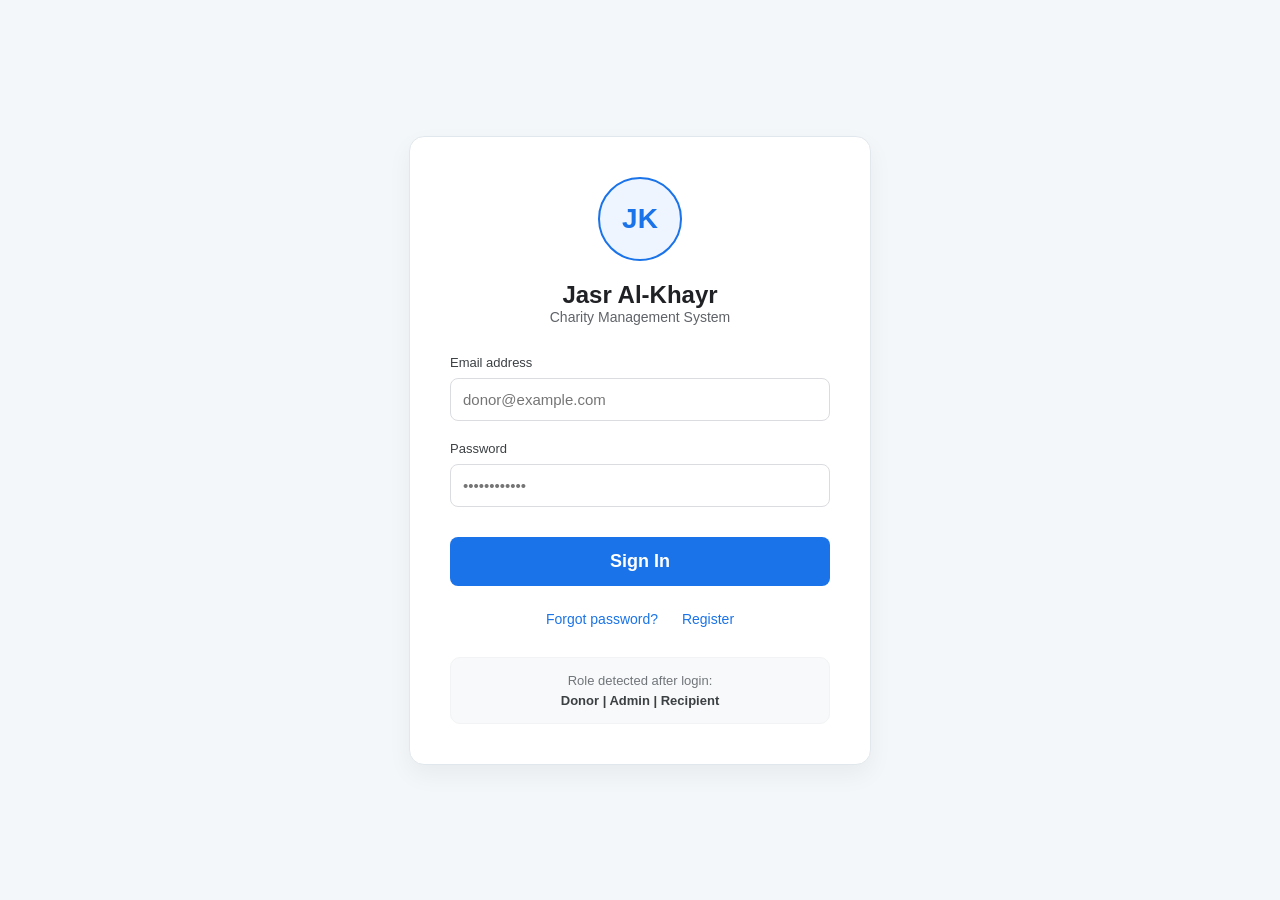
<file: index.html>
<!DOCTYPE html>
<html lang="en">
<head>
    <meta charset="UTF-8">
    <title>Jasr Al-Khayr - Login</title>
    <style>
        body {
            font-family: 'Segoe UI', Arial, sans-serif;
            background-color: #f4f7f9;
            display: flex;
            justify-content: center;
            align-items: center;
            height: 100vh;
            margin: 0;
        }
        .container {
            background-color: #ffffff;
            width: 380px;
            padding: 40px;
            border-radius: 15px;
            box-shadow: 0 10px 25px rgba(0,0,0,0.05);
            border: 1px solid #e1e8ed;
            text-align: center;
        }
        .logo-box {
            width: 80px;
            height: 80px;
            background-color: #eef5ff;
            border: 2px solid #1a73e8;
            border-radius: 50%;
            display: flex;
            align-items: center;
            justify-content: center;
            margin: 0 auto 20px;
            color: #1a73e8;
            font-size: 28px;
            font-weight: bold;
        }
        h2 {
            margin: 0;
            color: #202124;
            font-size: 24px;
        }
        .subtitle {
            color: #5f6368;
            font-size: 14px;
            margin-bottom: 30px;
        }
        .input-group {
            text-align: left;
            margin-bottom: 20px;
        }
        label {
            display: block;
            font-size: 13px;
            color: #3c4043;
            margin-bottom: 8px;
            font-weight: 500;
        }
        input {
            width: 100%;
            padding: 12px;
            border: 1px solid #dadce0;
            border-radius: 8px;
            box-sizing: border-box;
            font-size: 15px;
            transition: border 0.2s;
        }
        input:focus {
            outline: none;
            border-color: #1a73e8;
        }
        .btn-signin {
            width: 100%;
            padding: 14px;
            background-color: #1a73e8;
            color: white;
            border: none;
            border-radius: 8px;
            font-size: 18px;
            font-weight: 600;
            cursor: pointer;
            margin-top: 10px;
        }
        .btn-signin:hover {
            background-color: #1557b0;
        }
        .footer-links {
            margin-top: 25px;
            font-size: 14px;
        }
        .footer-links a {
            color: #1a73e8;
            text-decoration: none;
            margin: 0 10px;
        }
        .role-box {
            margin-top: 30px;
            padding: 15px;
            background-color: #f8f9fa;
            border-radius: 10px;
            border: 1px solid #f1f3f4;
            font-size: 13px;
            color: #70757a;
        }
        .role-list {
            color: #3c4043;
            font-weight: 600;
            margin-top: 5px;
            display: block;
        }
    </style>
</head>
<body>

<div class="container">
    <div class="logo-box">JK</div>
    <h2>Jasr Al-Khayr</h2>
    <div class="subtitle">Charity Management System</div>

    <form>
        <div class="input-group">
            <label>Email address</label>
            <input type="email" placeholder="donor@example.com" required>
        </div>

        <div class="input-group">
            <label>Password</label>
            <input type="password" placeholder="••••••••••••" required>
        </div>

        <button type="submit" class="btn-signin">Sign In</button>
    </form>

    <div class="footer-links">
        <a href="#">Forgot password?</a>
        <a href="#">Register</a>
    </div>

    <div class="role-box">
        Role detected after login:
        <span class="role-list">Donor | Admin | Recipient</span>
    </div>
</div>

</body>
</html>
</file>
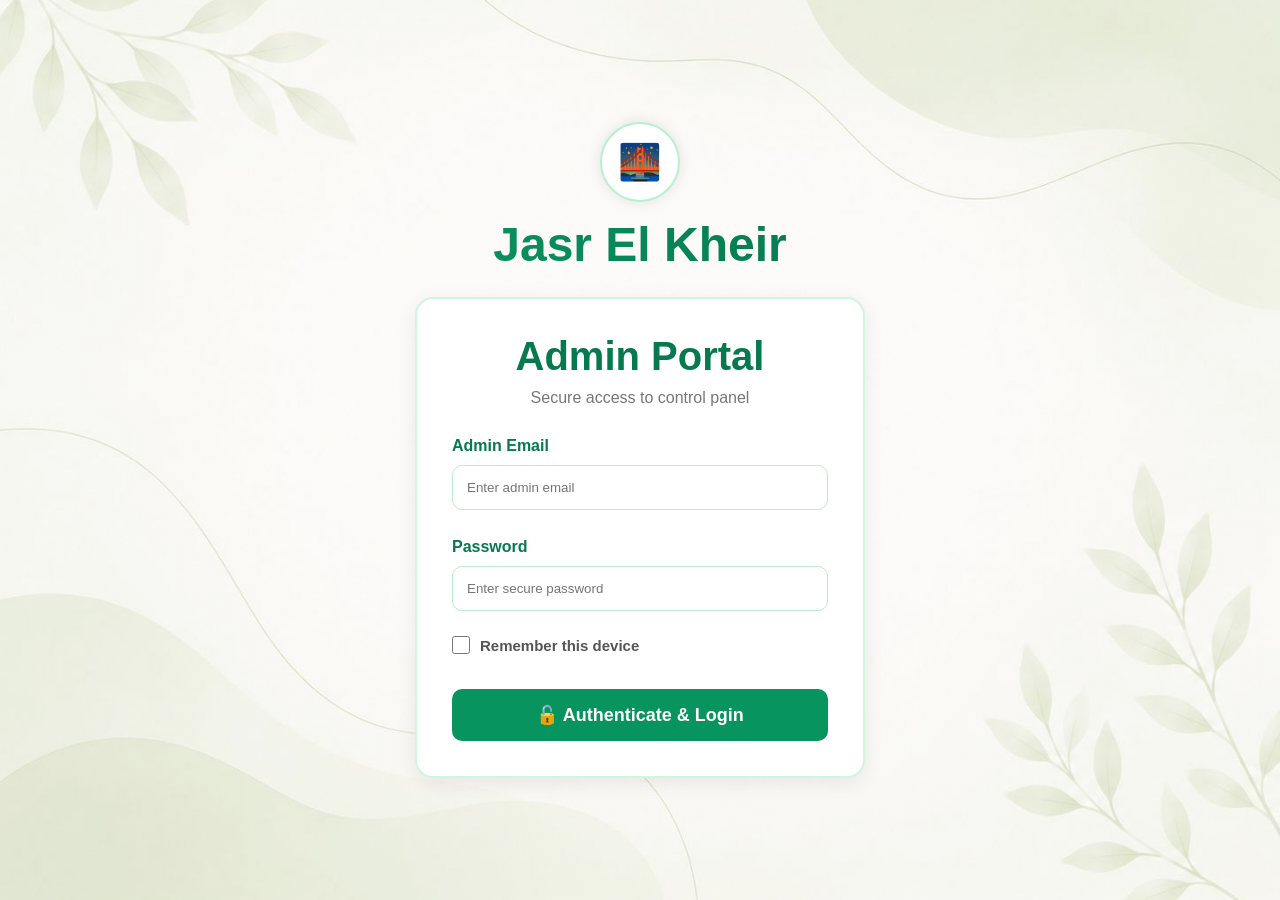
<file: adminlogin.html>
<!DOCTYPE html>
<html lang="en">
<head>
    <meta charset="UTF-8">
    <meta name="viewport" content="width=device-width, initial-scale=1.0">
    <title>Jasr  El Kheir — Admin Login</title>
    <link rel="stylesheet" href="adminlogin.css"> 
</head>
<body>

    <div class="container">
        <div class="logo-box">🌉</div>
        
        <h1> Jasr El Kheir</h1>

        <div class="login-card">
            <h2>Admin Portal</h2>
            <p class="subtitle">Secure access to control panel</p>

            <div id="errorMessage" class="error-msg"></div>

            <form id="adminLoginForm">
                <label for="adminEmail">Admin Email</label>
                <input type="email" id="adminEmail" placeholder="Enter admin email" required>

                <label for="adminPassword">Password</label>
                <input type="password" id="adminPassword" placeholder="Enter secure password" required>

                <div class="remember-box">
                    <div class="remember-me">
                        <input type="checkbox" id="rememberMe">
                        <label for="rememberMe">Remember this device</label>
                    </div>
                </div>

                <button type="submit" id="submitBtn">🔓 Authenticate & Login</button>
            </form>
        </div>
    </div>

    <script src="adminlogin.js"></script>
</body>
</html>
</file>
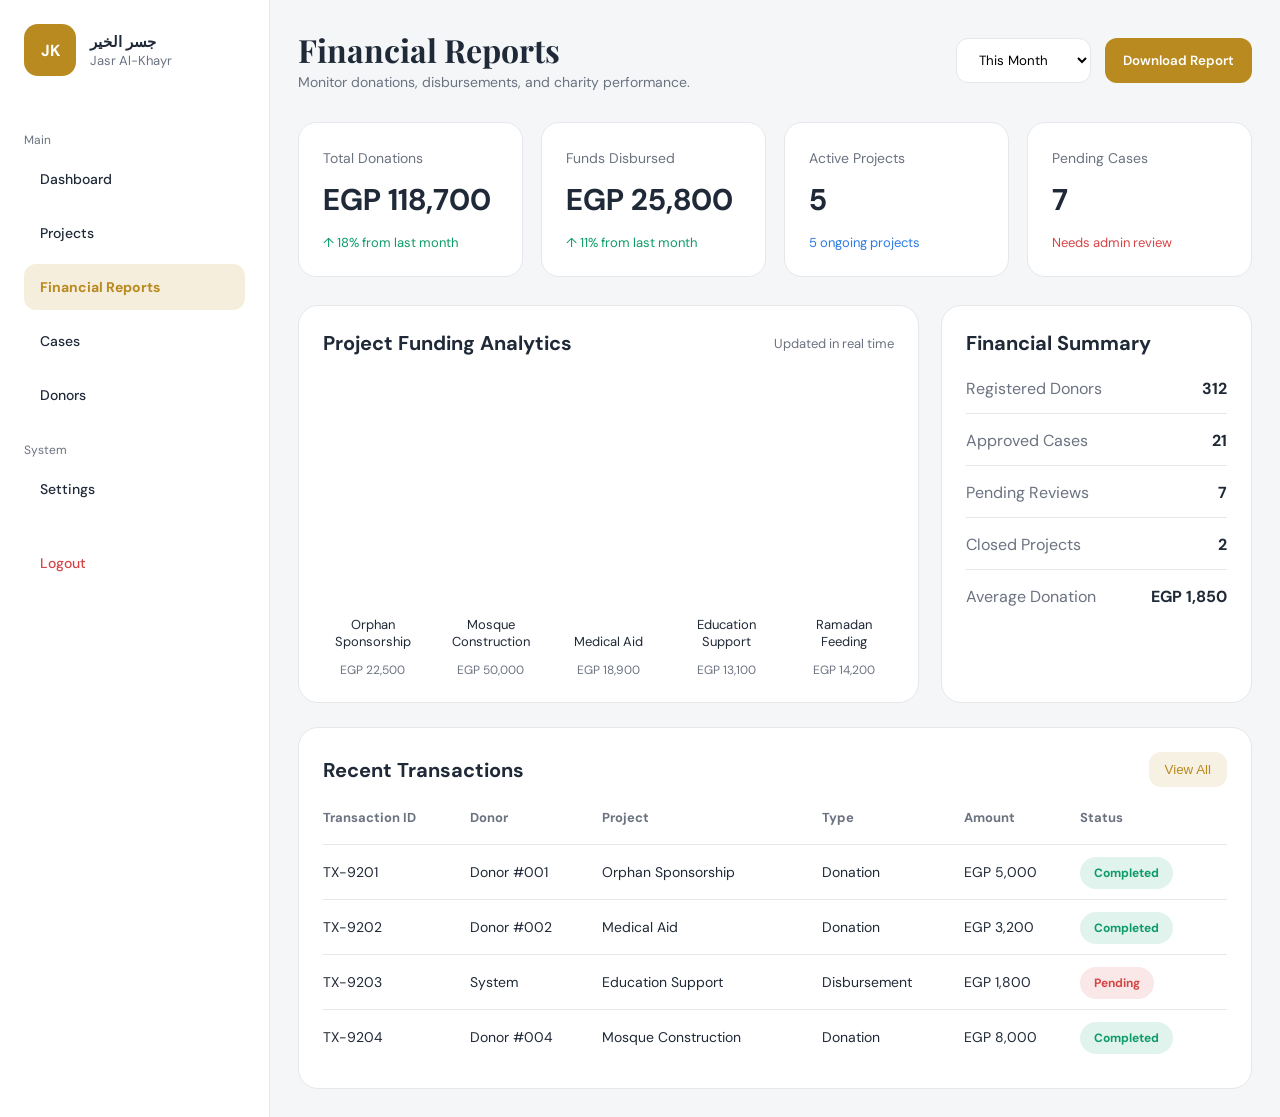
<file: adminreport.html>
<!DOCTYPE html>
<html lang="en">
<head>
  <meta charset="UTF-8" />
  <meta name="viewport" content="width=device-width, initial-scale=1.0" />
  <title>Financial Reports — Jasr Al-Khayr</title>

  <link rel="preconnect" href="https://fonts.googleapis.com">
  <link href="https://fonts.googleapis.com/css2?family=Playfair+Display:wght@600&family=DM+Sans:wght@300;400;500;600;700&display=swap" rel="stylesheet">

  <link rel="stylesheet" href="adminreport.css" />
</head>
<body>

  
  <aside class="sidebar">

    <div class="brand-area">
      <div class="brand-icon">JK</div>

      <div class="brand-text">
        <span class="brand-ar">جسر الخير</span>
        <span class="brand-en">Jasr Al-Khayr</span>
      </div>
    </div>

    <nav class="sidebar-nav">

      <span class="nav-label">Main</span>

      <a href="#" class="nav-item">
        Dashboard
      </a>

      <a href="#" class="nav-item">
        Projects
      </a>

      <a href="#" class="nav-item active">
        Financial Reports
      </a>

      <a href="#" class="nav-item">
        Cases
      </a>

      <a href="#" class="nav-item">
        Donors
      </a>

      <span class="nav-label">System</span>

      <a href="#" class="nav-item">
        Settings
      </a>

      <a href="#" class="nav-item logout">
        Logout
      </a>

    </nav>

  </aside>


  <!-- ═════════════════ MAIN CONTENT ═════════════════ -->
  <main class="main-content">

    <!-- TOPBAR -->
    <header class="topbar">

      <div>
        <h1 class="page-title">Financial Reports</h1>
        <span class="page-subtitle">
          Monitor donations, disbursements, and charity performance.
        </span>
      </div>

      <div class="topbar-actions">

        <select id="periodSelect">
          <option value="month">This Month</option>
          <option value="quarter">This Quarter</option>
          <option value="year">This Year</option>
        </select>

        <button class="download-btn" id="downloadBtn">
          Download Report
        </button>

      </div>

    </header>


    <!-- STATISTICS -->
    <section class="stats-grid">

      <div class="stat-card">
        <span class="stat-title">Total Donations</span>
        <span class="stat-value" id="totalDonations">0</span>
        <span class="stat-change positive">↑ 18% from last month</span>
      </div>

      <div class="stat-card">
        <span class="stat-title">Funds Disbursed</span>
        <span class="stat-value" id="fundsDisbursed">0</span>
        <span class="stat-change positive">↑ 11% from last month</span>
      </div>

      <div class="stat-card">
        <span class="stat-title">Active Projects</span>
        <span class="stat-value" id="activeProjects">0</span>
        <span class="stat-change neutral">5 ongoing projects</span>
      </div>

      <div class="stat-card">
        <span class="stat-title">Pending Cases</span>
        <span class="stat-value" id="pendingCases">0</span>
        <span class="stat-change negative">Needs admin review</span>
      </div>

    </section>


    <!-- CHART + SUMMARY -->
    <section class="content-grid">

      <!-- CHART -->
      <div class="card chart-card">

        <div class="card-header">
          <h3>Project Funding Analytics</h3>
          <span>Updated in real time</span>
        </div>

        <div class="chart-wrapper">
          <div class="chart-bars" id="chartBars"></div>
        </div>

      </div>


      <!-- SUMMARY -->
      <div class="card summary-card">

        <div class="card-header">
          <h3>Financial Summary</h3>
        </div>

        <div class="summary-list" id="summaryList">
        </div>

      </div>

    </section>


    <!-- RECENT TRANSACTIONS -->
    <section class="card transactions-card">

      <div class="card-header">
        <h3>Recent Transactions</h3>
        <button class="small-btn">View All</button>
      </div>

      <div class="table-wrapper">

        <table>

          <thead>
            <tr>
              <th>Transaction ID</th>
              <th>Donor</th>
              <th>Project</th>
              <th>Type</th>
              <th>Amount</th>
              <th>Status</th>
            </tr>
          </thead>

          <tbody id="transactionTableBody">
          </tbody>

        </table>

      </div>

    </section>

  </main>

  <script src="adminreport.js"></script>
</body>
</html>
</file>
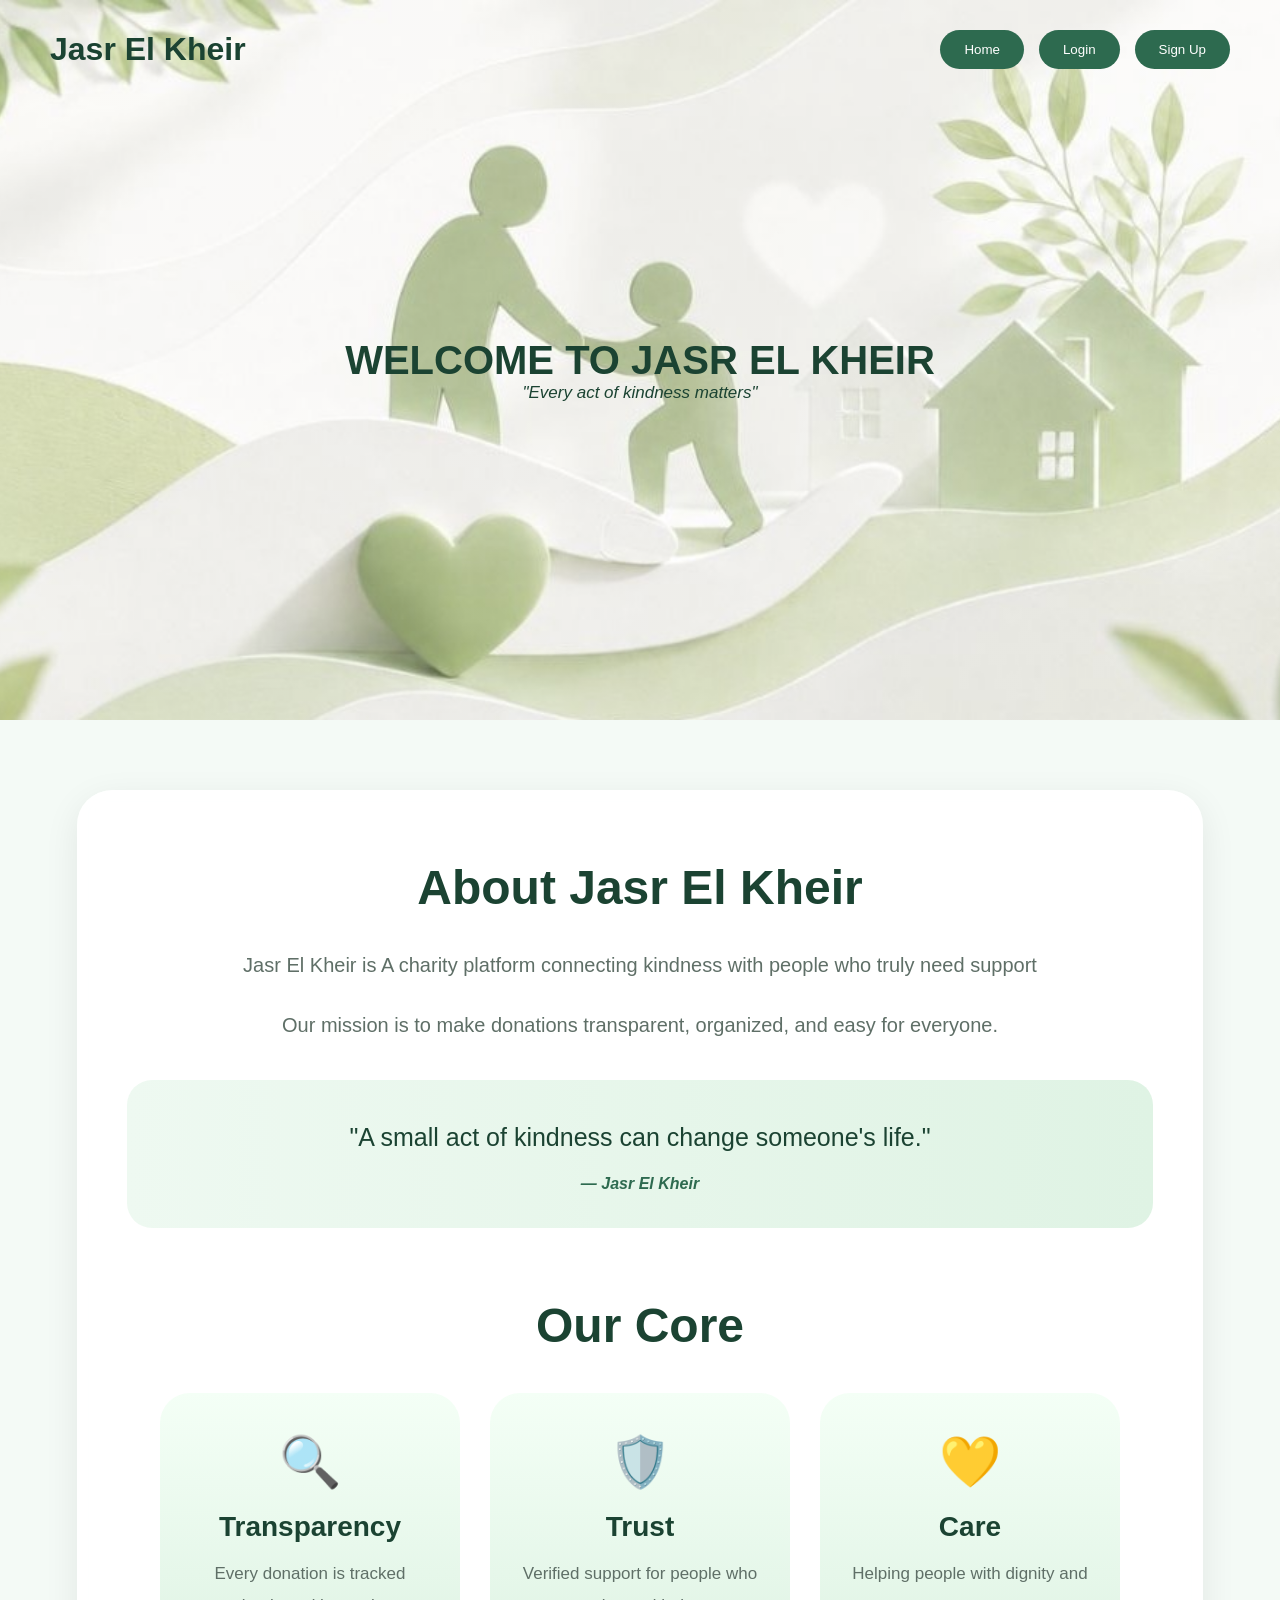
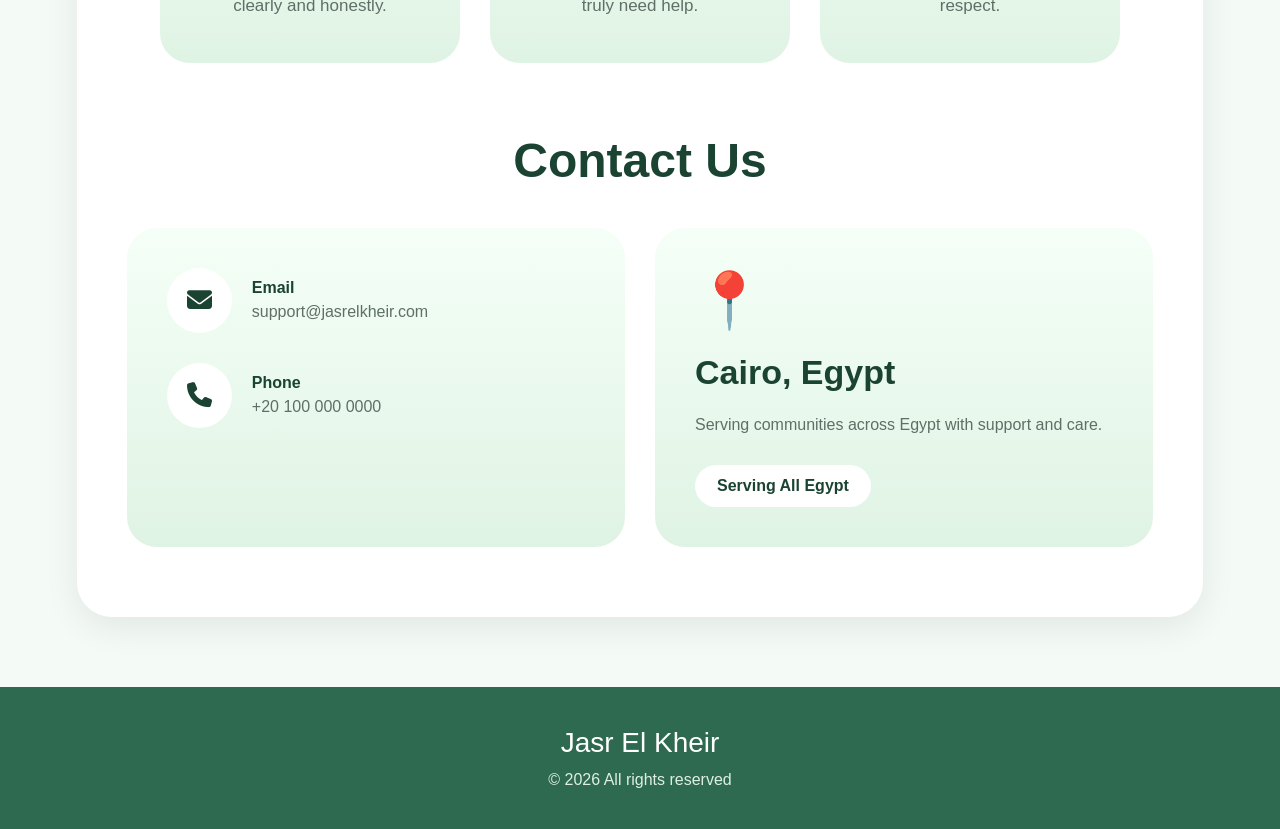
<file: contact and about us.html>
<!DOCTYPE html>
<html lang="en">

<head>

    <meta charset="UTF-8">

    <meta name="viewport"
          content="width=device-width, initial-scale=1.0">

    <title>
        About & Contact
    </title>

    <link rel="stylesheet"
          href="contact and about us.css">

    <link rel="stylesheet"
          href="https://cdnjs.cloudflare.com/ajax/libs/font-awesome/6.5.1/css/all.min.css">

</head>

<body>

   <section class="hero">

    <div class="top-bar">

        <h2 class="logo">
            Jasr El Kheir
        </h2>

        <div class="top-buttons">

            <button id="homeBtn">
                Home
            </button>
            <button id="loginBtn">
                Login
            </button>

            <button id="signupBtn">
                Sign Up
            </button>

        </div>

    </div>

    <div class="hero-content">

        <h1>Welcome to Jasr El Kheir</h1>
        

        

        <span>
            "Every act of kindness matters"
        </span>

    </div>

</section>

    <section class="main-section">

        <div class="main-container">

            <h2 class="section-title">
                About Jasr El Kheir
            </h2>

            <p class="about-text">

                Jasr El Kheir is  A charity platform connecting
                 kindness with people who truly
                 need support
            </p>

            <p class="about-text">

                Our mission is to make donations
                transparent, organized, and easy
                for everyone.

            </p>

            <div class="quote-block">

                <blockquote>

                    "A small act of kindness
                    can change someone's life."

                </blockquote>

                <cite>
                    — Jasr El Kheir
                </cite>

            </div>

            <h2 class="section-title core-title-center">
                Our Core
            </h2>

            <div class="core-grid">

                <div class="core-card">

                    <div class="core-icon">
                        🔍
                    </div>

                    <div class="core-title">
                        Transparency
                    </div>

                    <p class="core-desc">
                        Every donation is tracked
                        clearly and honestly.
                    </p>

                </div>

                <div class="core-card">

                    <div class="core-icon">
                        🛡️
                    </div>

                    <div class="core-title">
                        Trust
                    </div>

                    <p class="core-desc">
                        Verified support for
                        people who truly need help.
                    </p>

                </div>

                <div class="core-card">

                    <div class="core-icon">
                        💛
                    </div>

                    <div class="core-title">
                        Care
                    </div>

                    <p class="core-desc">
                        Helping people with
                        dignity and respect.
                    </p>

                </div>

            </div>

            <h2 class="section-title contact-title">
                Contact Us
            </h2>

            <div class="contact-grid">

                <div class="contact-card">

                    <div class="contact-item">

                        <div class="contact-ico">
                            <i class="fa-solid fa-envelope"></i>
                        </div>

                        <div class="contact-detail">

                            <strong>
                                Email
                            </strong>

                            <span>
                                support@jasrelkheir.com
                            </span>

                        </div>

                    </div>

                    <div class="contact-item">

                        <div class="contact-ico">
                            <i class="fa-solid fa-phone"></i>
                        </div>

                        <div class="contact-detail">

                            <strong>
                                Phone
                            </strong>

                            <span>
                                +20 100 000 0000
                            </span>

                        </div>

                    </div>

                </div>

                <div class="contact-map-card">

                    <div class="map-icon">
                        📍
                    </div>

                    <div class="map-title">
                        Cairo, Egypt
                    </div>

                    <p class="map-sub">
                        Serving communities across Egypt
                        with support and care.
                    </p>

                    <span class="map-tag">
                        Serving All Egypt
                    </span>

                </div>

            </div>

        </div>

    </section>

    <footer>

        <div class="footer-brand">
            Jasr El Kheir
        </div>

        <div class="footer-copy">
            © 2026 All rights reserved
        </div>

    </footer>

    <script src="contact and about us.js"></script>

</body>

</html>
</file>
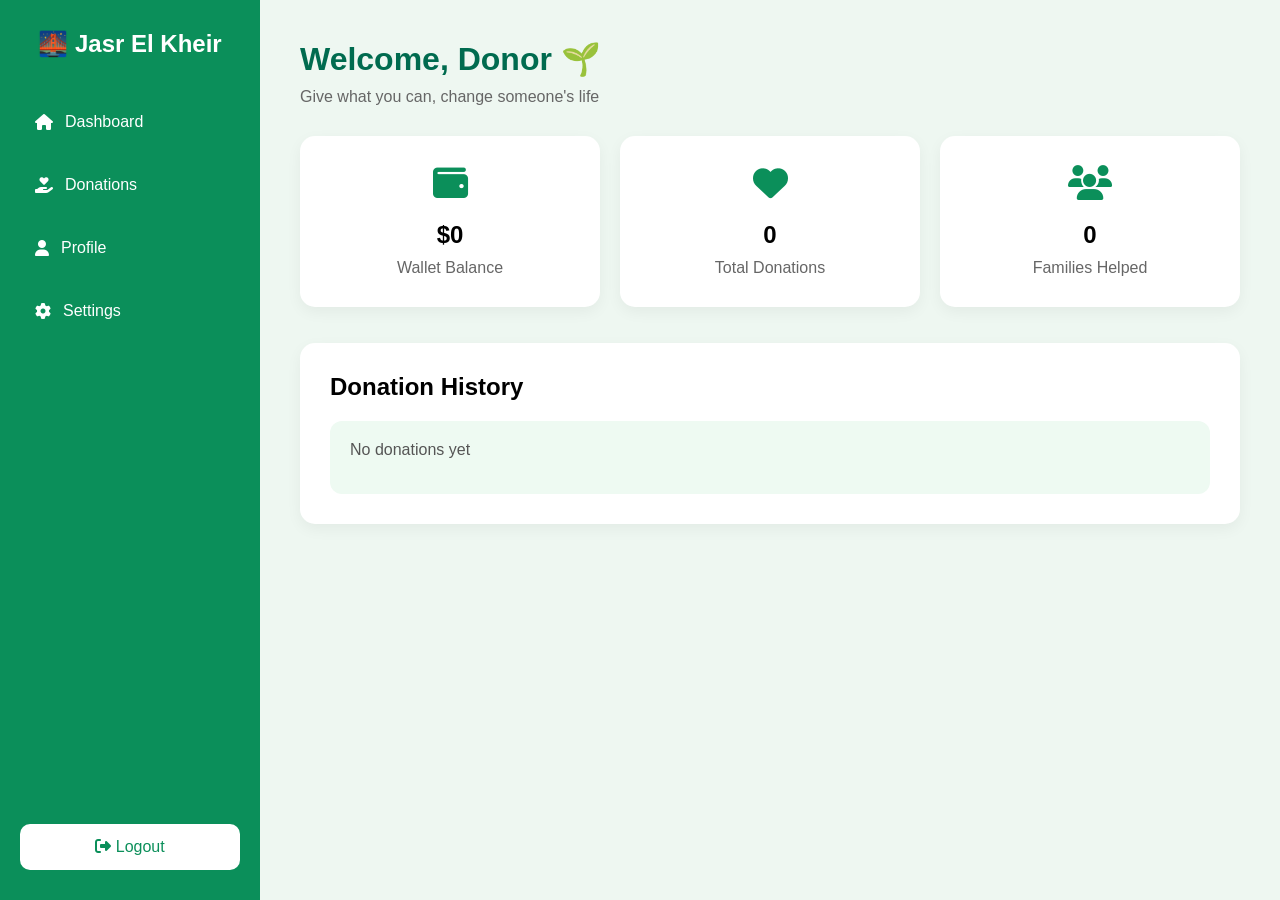
<file: donor dashboard1.html>
<!DOCTYPE html>
<html lang="en">

<head>

  <meta charset="UTF-8">

  <meta name="viewport"
        content="width=device-width, initial-scale=1.0">

  <title>
    Donor Dashboard
  </title>

  <link rel="stylesheet"
        href="donor dashboard1.css">

  <link rel="stylesheet"
        href="https://cdnjs.cloudflare.com/ajax/libs/font-awesome/6.5.1/css/all.min.css">

</head>

<body>

  <div class="sidebar">

    <div>

      <h2>
        🌉 Jasr El Kheir
      </h2>

      <ul>

        <li id="dashboardBtn">

          <i class="fa-solid fa-house"></i>

          Dashboard

        </li>

        <li id="donationsBtn">

          <i class="fa-solid fa-hand-holding-heart"></i>

          Donations

        </li>

        <li id="profileBtn">

          <i class="fa-solid fa-user"></i>

          Profile

        </li>

        <li id="settingsBtn">

          <i class="fa-solid fa-gear"></i>

          Settings

        </li>

      </ul>

    </div>

    <button class="logout-btn"
            id="logoutBtn">

      <i class="fa-solid fa-right-from-bracket"></i>

      Logout

    </button>

  </div>

  <div class="main-content">

    <div id="content"></div>

  </div>

  <script src="donor dashboard1.js"></script>

</body>

</html>
</file>
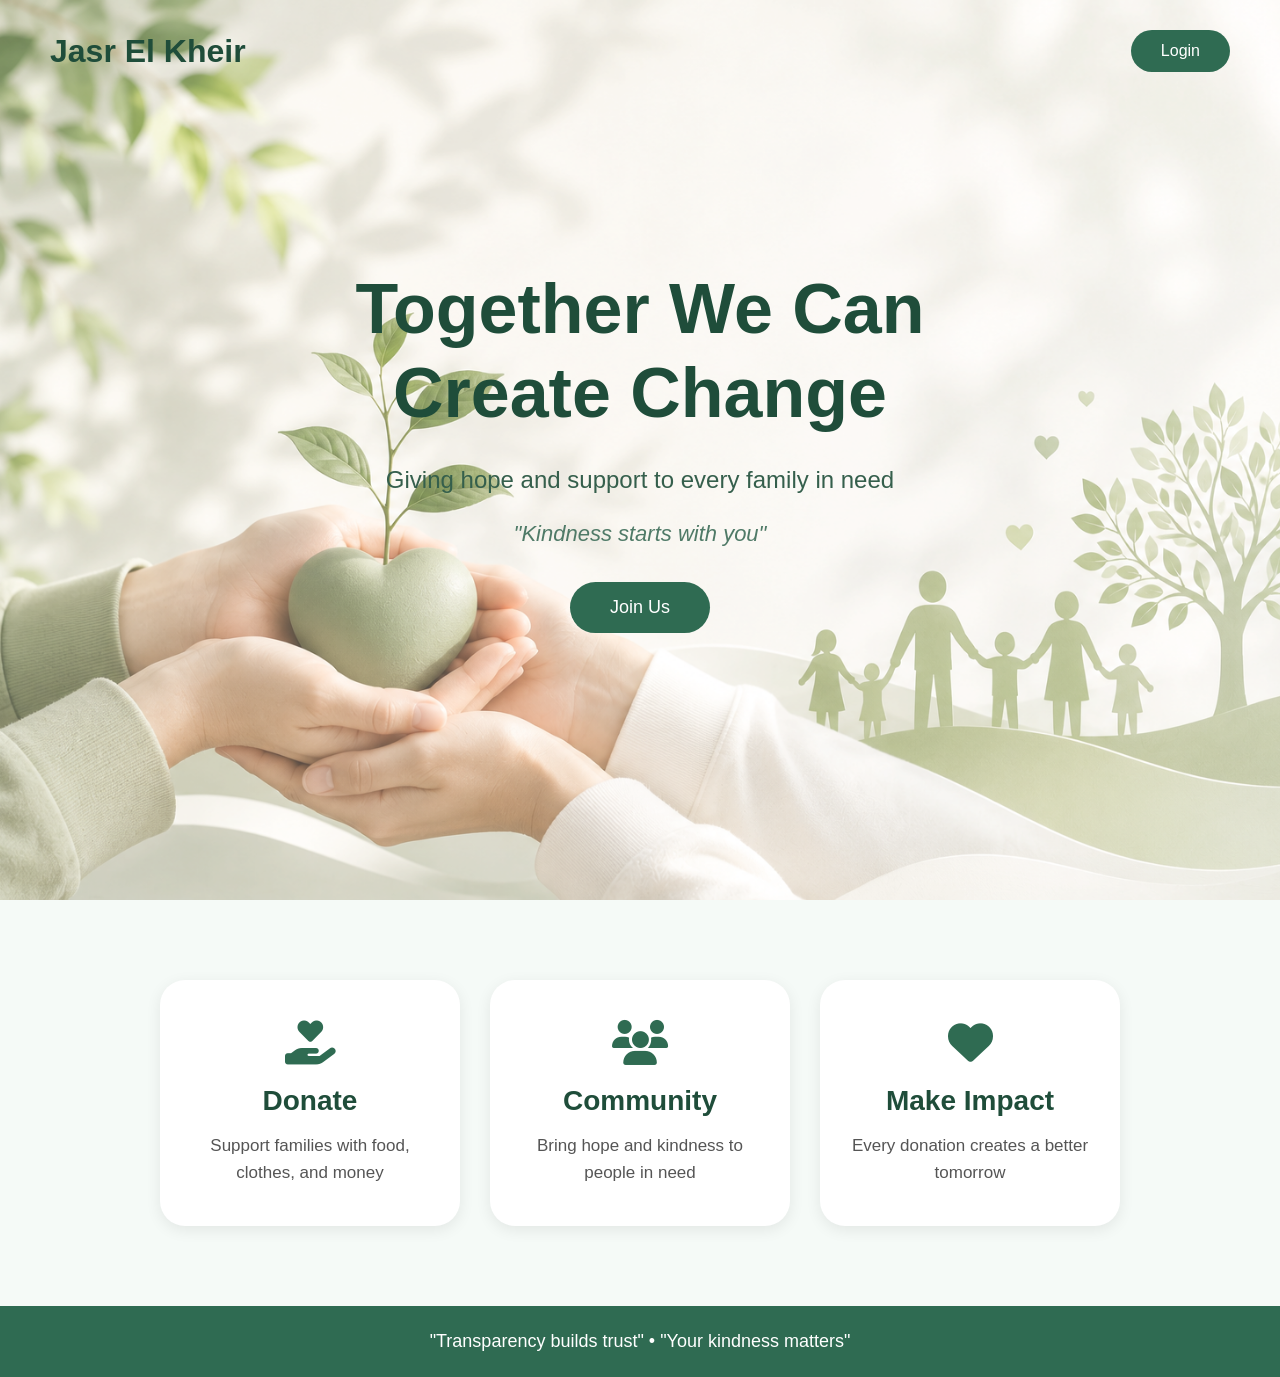
<file: home.html>
<!DOCTYPE html>
<html lang="en">

<head>

    <meta charset="UTF-8">

    <meta name="viewport"
          content="width=device-width, initial-scale=1.0">

    <title>
        Jasr El Kheir
    </title>

    <link rel="stylesheet"
          href="home.css">

    <link rel="stylesheet"
          href="https://cdnjs.cloudflare.com/ajax/libs/font-awesome/6.5.1/css/all.min.css">

</head>

<body>

    <section class="hero">

        <img src="images/home (2).jpg"
             alt="Charity Background"
             class="hero-image">

        <div class="overlay"></div>

        <div class="top-bar">

            <h2 class="logo">
                Jasr El Kheir
            </h2>

            <button class="login-btn">
                Login
            </button>

        </div>

        <div class="hero-content">

            <h1>
                Together We Can
                Create Change
            </h1>

            <p class="description">

                Giving hope and support
                to every family in need

            </p>

            <p class="quote">

                "Kindness starts with you"

            </p>

            <div class="buttons">

                <button id="startBtn">
                    Join Us
                </button>

            </div>

        </div>

    </section>

    <section class="cards">

        <div class="card">

            <i class="fa-solid fa-hand-holding-heart"></i>

            <h3>
                Donate
            </h3>

            <p>
                Support families with
                food, clothes, and money
            </p>

        </div>

        <div class="card">

            <i class="fa-solid fa-users"></i>

            <h3>
                Community
            </h3>

            <p>
                Bring hope and kindness
                to people in need
            </p>

        </div>

        <div class="card">

            <i class="fa-solid fa-heart"></i>

            <h3>
                Make Impact
            </h3>

            <p>
                Every donation creates
                a better tomorrow
            </p>

        </div>

    </section>

    <footer class="footer">

        "Transparency builds trust"
        •
        "Your kindness matters"

    </footer>

    <script src="home.js"></script>

</body>

</html>
</file>
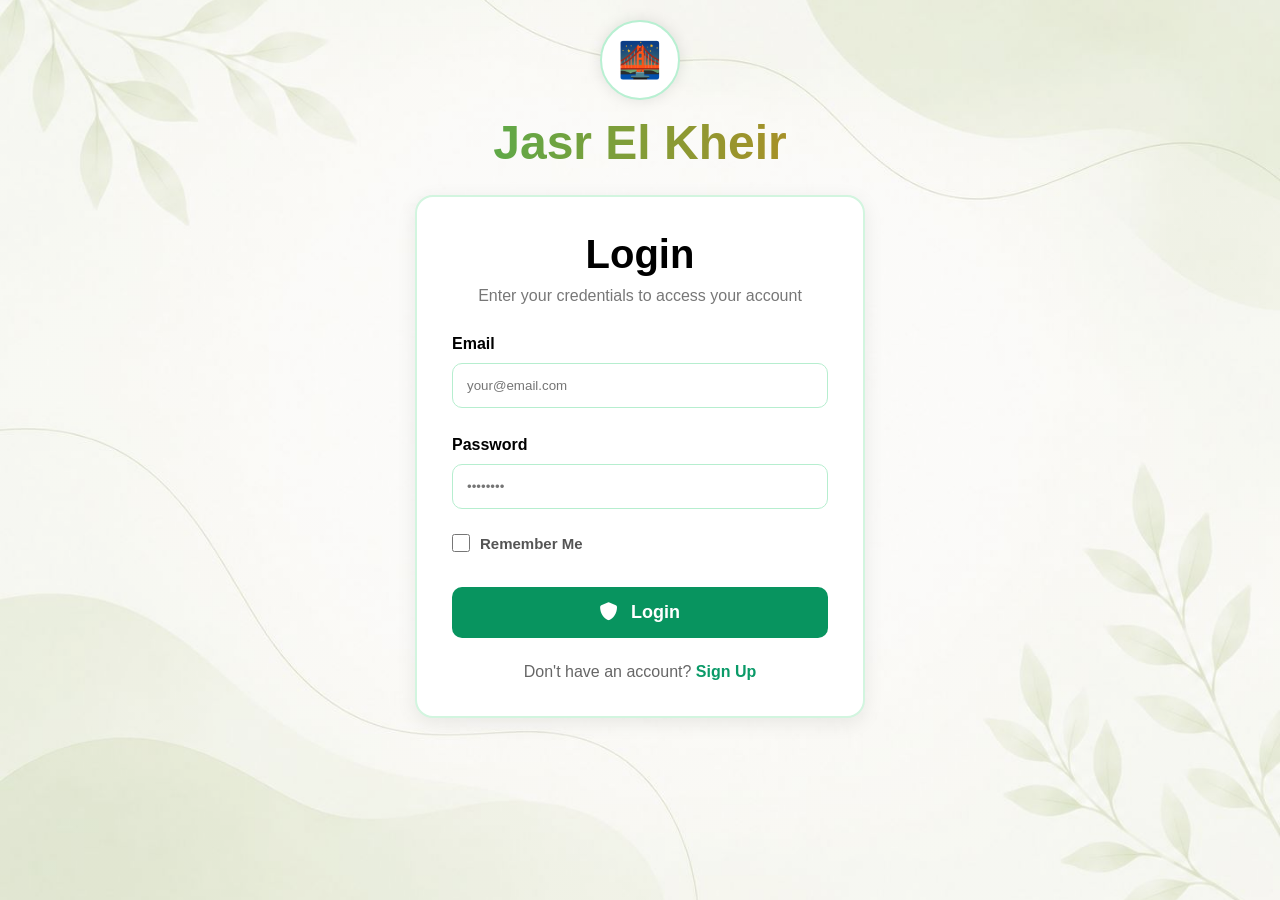
<file: login.html>
<!DOCTYPE html>
<html lang="en">

<head>

    <meta charset="UTF-8">

    <meta name="viewport"
          content="width=device-width, initial-scale=1.0">

    <title>
        Login
    </title>

    <link rel="stylesheet"
          href="login.css">

    <link rel="stylesheet"
          href="https://cdnjs.cloudflare.com/ajax/libs/font-awesome/6.5.1/css/all.min.css">

</head>

<body>

    <main class="container">

        <div class="logo-box">

            <div class="logo">
                🌉
            </div>

        </div>

        <h1>
            Jasr El Kheir
        </h1>

        <section class="login-card">

            <h2>
                Login
            </h2>

            <p class="subtitle">
                Enter your credentials to access your account
            </p>

            <form id="loginForm"
                  autocomplete="on">

                <label for="emailInput">
                    Email
                </label>

                <input type="email"
                       id="emailInput"
                       placeholder="your@email.com"
                       autocomplete="email">

                <label for="passwordInput">
                    Password
                </label>

                <input type="password"
                       id="passwordInput"
                       placeholder="••••••••"
                       autocomplete="current-password">

                <div class="remember-box">

                    <div class="remember-me">

                        <input type="checkbox"
                               id="remember">

                        <label for="remember">
                            Remember Me
                        </label>

                    </div>

                </div>

                <button type="submit"
                        id="loginBtn">

                    <i class="fa-solid fa-shield"></i>

                    Login

                </button>

            </form>

            <p class="signup">

                Don't have an account?

                <a href="signup.html">
                    Sign Up
                </a>

            </p>

        </section>

    </main>

    <script src="login.js"></script>

</body>

</html>
</file>
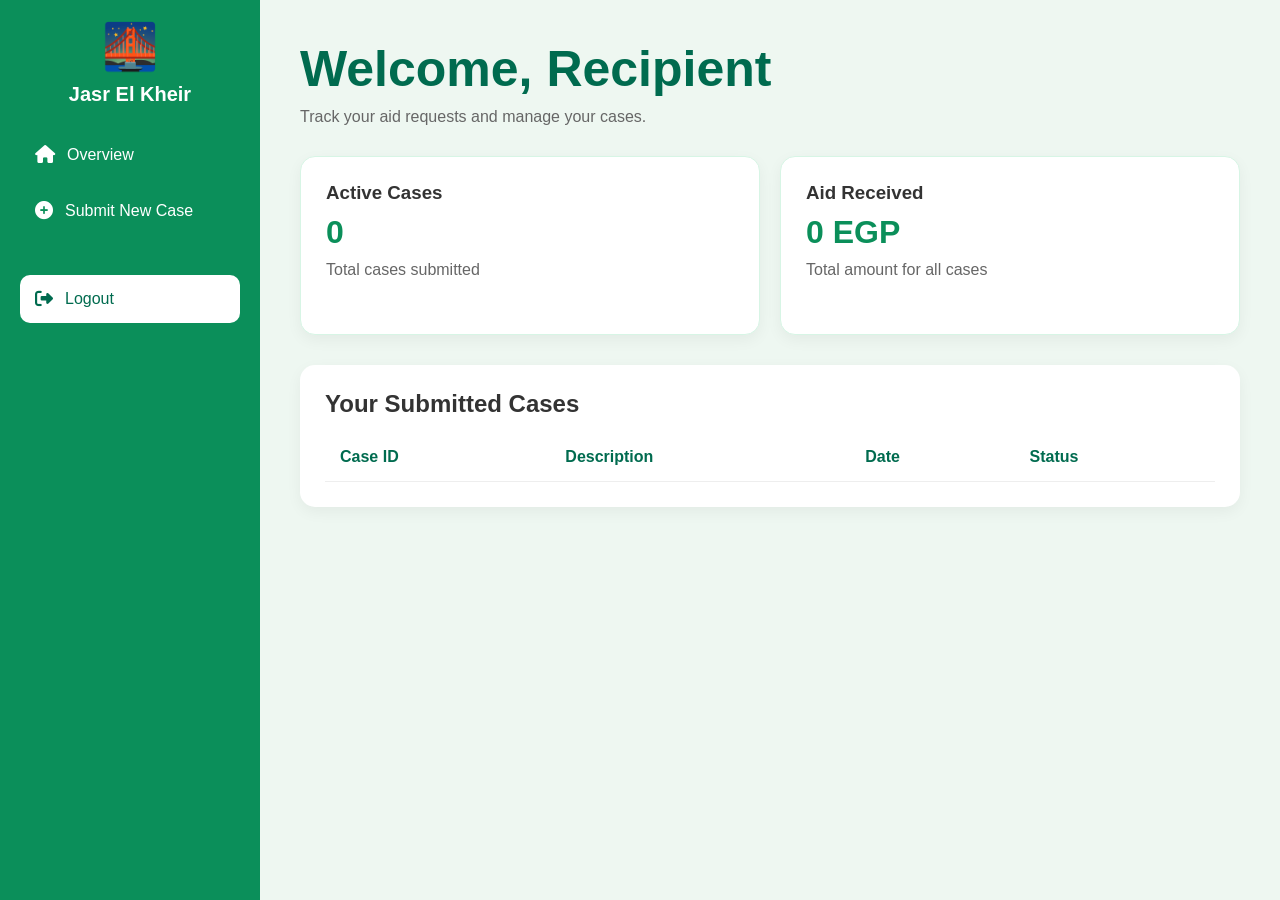
<file: recipient dashboard.html>
<!DOCTYPE html>
<html lang="en">

<head>

    <meta charset="UTF-8">

    <meta name="viewport"
          content="width=device-width, initial-scale=1.0">

    <title>
        Recipient Dashboard - Jasr El Kheir
    </title>

    <link rel="stylesheet"
          href="recipient.css">

    <link rel="stylesheet"
          href="https://cdnjs.cloudflare.com/ajax/libs/font-awesome/6.5.1/css/all.min.css">

</head>

<body>

    <div class="dashboard-container">

        <aside class="sidebar">

            <div class="logo-section">

                <div class="logo-circle">
                    🌉
                </div>

                <h2>
                    Jasr El Kheir
                </h2>

            </div>

            <nav>

                <a href="#"
                   class="active">

                    <i class="fa-solid fa-house"></i>

                    Overview

                </a>

                <a href="#"
                   id="openModalBtn">

                    <i class="fa-solid fa-plus-circle"></i>

                    Submit New Case

                </a>

                <a href="login.html"
                   class="logout">

                    <i class="fa-solid fa-right-from-bracket"></i>

                    Logout

                </a>

            </nav>

        </aside>

        <main class="main-content">

            <header>

                <h1>

                    Welcome,

                    <span id="displayUserName">
                        Recipient
                    </span>

                </h1>

                <p>
                    Track your aid requests and manage your cases.
                </p>

            </header>

            <section class="status-grid">

                <div class="card">

                    <h3>
                        Active Cases
                    </h3>

                    <div class="amount"
                         id="caseCount">

                        0

                    </div>

                    <p class="small-text">
                        Total cases submitted
                    </p>

                </div>

                <div class="card">

                    <h3>
                        Aid Received
                    </h3>

                    <div class="amount">

                        <span id="totalAid">
                            0.00
                        </span>

                        EGP

                    </div>

                    <p class="small-text">
                        Total amount for all cases
                    </p>

                </div>

            </section>

            <section class="table-section">

                <h2>
                    Your Submitted Cases
                </h2>

                <table>

                    <thead>

                        <tr>

                            <th>
                                Case ID
                            </th>

                            <th>
                                Description
                            </th>

                            <th>
                                Date
                            </th>

                            <th>
                                Status
                            </th>

                        </tr>

                    </thead>

                    <tbody id="caseTableBody">

                    </tbody>

                </table>

            </section>

        </main>

    </div>

    <div id="caseModal"
         class="modal">

        <div class="modal-content">

            <span class="close"
                  id="closeModalBtn">

                &times;

            </span>

            <h2>
                Submit Beneficiary Case
            </h2>

            <form id="beneficiaryForm">

                <label for="caseTitle">
                    Case Title
                </label>

                <input type="text"
                       id="caseTitle"
                       placeholder="e.g., Medical Support"
                       required>

                <label for="caseAmount">
                    Requested Amount (EGP)
                </label>

                <input type="number"
                       id="caseAmount"
                       placeholder="5000"
                       required>

                <label for="caseDetails">
                    Financial Need Description
                </label>

                <textarea id="caseDetails"
                          rows="4"
                          placeholder="Explain your situation..."
                          required></textarea>

                <label for="caseFile">
                    Supporting Documents
                </label>

                <input type="file"
                       id="caseFile"
                       required>

                <p class="file-hint">
                    Upload ID or medical reports.
                </p>

                <button type="submit"
                        class="btn-submit">

                    Submit Application

                </button>

            </form>

        </div>

    </div>

    <script src="recipient.js"></script>

</body>

</html>
</file>
<file: adminlogin.css>
:root {
    --main-color: #08945f;
    --dark-color: #06794e;
    --light-bg: #eef7f3;
    --white: white;
    --text-color: #666;
    --border-color: #b6eecf;
}

* {
    margin: 0;
    padding: 0;
    box-sizing: border-box;
    font-family: Arial, Helvetica, sans-serif;
}

body {
    min-height: 100vh; /* خليتها 100vh عشان تاخد الشاشة كاملة وتتوسط السنتر بالظبط */
    display: flex;
    justify-content: center;
    align-items: center;
    padding: 20px;
    background: linear-gradient(rgba(255,255,255,0.10), rgba(255,255,255,0.10)), url("images/login&signup.jpg");
    background-size: cover;
    background-position: center;
    background-repeat: no-repeat;
    background-attachment: fixed;
}

.container {
    width: 100%;
    max-width: 450px;
    text-align: center;
}

.logo-box {
    width: 80px;
    height: 80px;
    margin: auto;
    margin-bottom: 15px;
    border-radius: 50%;
    background: var(--white);
    display: flex;
    justify-content: center;
    align-items: center;
    font-size: 35px;
    border: 2px solid #b8f0d2;
    box-shadow: 0 0 15px rgba(0,0,0,0.1);
}

h1 {
    font-size: clamp(36px, 6vw, 48px);
    margin-bottom: 25px;
    font-weight: bold;
    background: linear-gradient(to right, var(--main-color), var(--dark-color));
    background-clip: text;
    -webkit-background-clip: text;
    color: transparent;
    -webkit-text-fill-color: transparent;
}

.login-card {
    width: 100%;
    background: var(--white);
    padding: 35px;
    border-radius: 18px;
    border: 2px solid #d2f5df;
    box-shadow: 0 5px 20px rgba(0,0,0,0.08);
}

.login-card h2 {
    font-size: 40px;
    margin-bottom: 10px;
    color: var(--dark-color);
}

.subtitle {
    color: #777;
    margin-bottom: 30px;
}

/* تنسيق رسائل الخطأ والأمان للأدمن */
.error-msg {
    color: #e63946; 
    font-size: 14px; 
    margin-bottom: 20px; 
    display: none; 
    font-weight: bold; 
    background: #ffe3e5; 
    padding: 12px; 
    border-radius: 8px; 
    border: 1px solid #ffb3b8; 
    text-align: center;
}

form {
    text-align: left;
}

label {
    font-weight: bold;
    display: block;
    margin-bottom: 10px;
    margin-top: 18px;
    color: var(--dark-color);
}

input {
    width: 100%;
    padding: 14px;
    border-radius: 10px;
    border: 1px solid var(--border-color);
    outline: none;
    margin-bottom: 10px;
    transition: border 0.3s ease;
}

input:focus {
    border-color: #0d9b68;
    background-color: var(--light-bg);
}

button {
    width: 100%;
    padding: 15px;
    margin-top: 15px;
    border: none;
    border-radius: 10px;
    background: var(--main-color);
    color: var(--white);
    font-size: 18px;
    font-weight: bold;
    cursor: pointer;
    transition: background 0.3s ease, transform 0.3s ease;
}

button:hover {
    background: var(--dark-color);
    transform: translateY(-2px);
}

.remember-box {
    margin: 15px 0 20px;
}

.remember-me {
    display: flex;
    align-items: center;
    gap: 10px;
}

.remember-me input {
    width: 18px;
    height: 18px;
    cursor: pointer;
    margin-bottom: 0;
}

.remember-me label {
    margin: 0;
    font-size: 15px;
    color: #555;
    cursor: pointer;
}

@media(max-width:500px){
    .login-card {
        padding: 25px;
    }
    .login-card h2 {
        font-size: 32px;
    }
}
</file>
<file: adminreport.css>
:root {
  --bg-main: #f4f6f8;
  --bg-sidebar: #ffffff;
  --card-bg: #ffffff;

  --gold: #b98a1f;
  --green: #0d9b68;
  --red: #d64545;
  --blue: #2c7be5;

  --text-primary: #1f2937;
  --text-secondary: #6b7280;

  --border: #e5e7eb;
}

* {
  margin: 0;
  padding: 0;
  box-sizing: border-box;
}

body {
  font-family: 'DM Sans', sans-serif;
  background: var(--bg-main);
  color: var(--text-primary);
  display: flex;
  min-height: 100vh;
}

/* ═════════ SIDEBAR ═════════ */
.sidebar {
  width: 270px;
  background: var(--bg-sidebar);
  border-right: 1px solid var(--border);
  padding: 24px;
}

.brand-area {
  display: flex;
  align-items: center;
  gap: 14px;
  margin-bottom: 40px;
}

.brand-icon {
  width: 52px;
  height: 52px;
  border-radius: 14px;
  background: var(--gold);
  color: white;
  display: flex;
  align-items: center;
  justify-content: center;
  font-weight: bold;
}

.brand-text {
  display: flex;
  flex-direction: column;
}

.brand-ar {
  font-size: 15px;
  font-weight: 700;
}

.brand-en {
  color: var(--text-secondary);
  font-size: 13px;
}

.sidebar-nav {
  display: flex;
  flex-direction: column;
  gap: 8px;
}

.nav-label {
  color: var(--text-secondary);
  font-size: 12px;
  margin-top: 16px;
}

.nav-item {
  text-decoration: none;
  color: var(--text-primary);
  padding: 14px 16px;
  border-radius: 12px;
  transition: 0.2s ease;
  font-size: 14px;
  font-weight: 500;
}

.nav-item:hover {
  background: rgba(185,138,31,0.1);
}

.nav-item.active {
  background: rgba(185,138,31,0.15);
  color: var(--gold);
  font-weight: 700;
}

.logout {
  margin-top: 20px;
  color: var(--red);
}

/* ═════════ MAIN ═════════ */
.main-content {
  flex: 1;
  padding: 28px;
}

.topbar {
  display: flex;
  justify-content: space-between;
  align-items: center;
  margin-bottom: 30px;
}

.page-title {
  font-size: 32px;
  font-family: 'Playfair Display', serif;
}

.page-subtitle {
  color: var(--text-secondary);
  font-size: 14px;
}

.topbar-actions {
  display: flex;
  gap: 14px;
}

select,
.download-btn {
  border: 1px solid var(--border);
  background: white;
  border-radius: 12px;
  padding: 12px 18px;
  font-family: inherit;
}

.download-btn {
  background: var(--gold);
  color: white;
  border: none;
  cursor: pointer;
  font-weight: 600;
}

/* ═════════ STATS ═════════ */
.stats-grid {
  display: grid;
  grid-template-columns: repeat(4, 1fr);
  gap: 18px;
  margin-bottom: 28px;
}

.stat-card {
  background: var(--card-bg);
  padding: 24px;
  border-radius: 18px;
  border: 1px solid var(--border);
}

.stat-title {
  color: var(--text-secondary);
  font-size: 14px;
}

.stat-value {
  display: block;
  font-size: 30px;
  font-weight: 700;
  margin: 12px 0;
}

.stat-change {
  font-size: 13px;
}

.positive {
  color: var(--green);
}

.negative {
  color: var(--red);
}

.neutral {
  color: var(--blue);
}

/* ═════════ CONTENT GRID ═════════ */
.content-grid {
  display: grid;
  grid-template-columns: 2fr 1fr;
  gap: 22px;
  margin-bottom: 24px;
}

.card {
  background: white;
  border-radius: 20px;
  border: 1px solid var(--border);
  padding: 24px;
}

.card-header {
  display: flex;
  justify-content: space-between;
  align-items: center;
  margin-bottom: 22px;
}

.card-header h3 {
  font-size: 20px;
}

.card-header span {
  color: var(--text-secondary);
  font-size: 13px;
}

/* ═════════ CHART ═════════ */
.chart-wrapper {
  height: 300px;
  display: flex;
  align-items: flex-end;
}

.chart-bars {
  width: 100%;
  height: 100%;
  display: flex;
  align-items: flex-end;
  justify-content: space-between;
  gap: 18px;
}

.chart-item {
  flex: 1;
  display: flex;
  flex-direction: column;
  align-items: center;
  gap: 12px;
}

.bar {
  width: 100%;
  border-radius: 14px 14px 0 0;
  background: linear-gradient(to top, var(--gold), #e0b042);
  transition: 0.4s ease;
}

.bar-label {
  font-size: 13px;
  text-align: center;
}

.bar-value {
  font-size: 12px;
  color: var(--text-secondary);
}

/* ═════════ SUMMARY ═════════ */
.summary-list {
  display: flex;
  flex-direction: column;
  gap: 16px;
}

.summary-row {
  display: flex;
  justify-content: space-between;
  align-items: center;
  padding-bottom: 14px;
  border-bottom: 1px solid var(--border);
}

.summary-row:last-child {
  border-bottom: none;
}

.summary-label {
  color: var(--text-secondary);
}

.summary-value {
  font-weight: 700;
}

/* ═════════ TABLE ═════════ */
.table-wrapper {
  overflow-x: auto;
}

table {
  width: 100%;
  border-collapse: collapse;
}

th {
  text-align: left;
  padding-bottom: 18px;
  color: var(--text-secondary);
  font-size: 13px;
}

td {
  padding: 18px 0;
  border-top: 1px solid var(--border);
  font-size: 14px;
}

.status {
  padding: 8px 14px;
  border-radius: 999px;
  font-size: 12px;
  font-weight: 700;
}

.completed {
  background: rgba(13,155,104,0.12);
  color: var(--green);
}

.pending {
  background: rgba(214,69,69,0.12);
  color: var(--red);
}

.small-btn {
  border: none;
  background: rgba(185,138,31,0.12);
  color: var(--gold);
  padding: 10px 16px;
  border-radius: 12px;
  cursor: pointer;
}

/* ═════════ RESPONSIVE ═════════ */
@media (max-width: 1100px) {

  .stats-grid {
    grid-template-columns: repeat(2, 1fr);
  }

  .content-grid {
    grid-template-columns: 1fr;
  }
}

@media (max-width: 780px) {

  body {
    flex-direction: column;
  }

  .sidebar {
    width: 100%;
  }

  .stats-grid {
    grid-template-columns: 1fr;
  }

  .topbar {
    flex-direction: column;
    align-items: flex-start;
    gap: 18px;
  }
}
</file>
<file: contact and about us.css>
:root{

    --main-color:#2d6a4f;
    --dark-color:#1b4332;
    --light-bg:#f4faf6;
    --white:white;
    --text-color:#5f6f67;
}

*{
    margin:0;
    padding:0;
    box-sizing:border-box;
    font-family:Arial,sans-serif;
}

body{

    background:var(--light-bg);

    overflow-x:hidden;
}

.top-bar{

    position:absolute;

    top:30px;
    left:50px;
    right:50px;

    display:flex;

    justify-content:space-between;

    align-items:center;

    z-index:10;
}

.logo{

    color:#1b4332;

    font-size:32px;

    font-weight:bold;
}

.top-buttons{

    display:flex;

    gap:15px;
}

.top-buttons button{

    padding:12px 24px;

    border:none;

    border-radius:30px;

    background:#2d6a4f;

    color:white;

    cursor:pointer;

    transition:0.3s;
}

.top-buttons button:hover{

    background:#1b4332;

    transform:translateY(-3px);
}



.hero{

    width:100%;

    height: 80vh;
    

    background:
    linear-gradient(
    rgba(255,255,255,0.25),
    rgba(255,255,255,0.25)
    ),

    url("images/about.jpg");
    padding-top: 20px;

    background-size:cover;

    background-position:center;

    display:flex;

    justify-content:center;

    align-items:center;

    text-align:center;
}

.hero-content{

    max-width:650px;

    padding:20px;
}

.hero-content h1{

    font-size:40px;
    
    color:var(--dark-color);

     text-align: center;
    text-transform: uppercase;
    letter-spacing: 0px;
    font-family: Arial, sans-serif;
    font-weight: bold;
}

.hero-content p{

    font-size:24px;

    color:#355f4c;

    line-height:1.8;

    margin-bottom:20px;
}

.hero-content span{

    font-size:17px;

    color:var(--dark-color);

    font-style:italic;
}

.main-section{

    width:100%;

    margin-top:70px;

    position:relative;

    z-index:5;
}

.main-container{

    width:88%;

    margin:auto;

    background:rgba(255,255,255,0.92);

    backdrop-filter:blur(12px);

    border-radius:35px;

    padding:70px 50px;

    box-shadow:0 10px 35px rgba(0,0,0,0.08);
}

.section-title{

    font-size:48px;

    color:var(--dark-color);

    text-align:center;

    margin-bottom:30px;
}

.about-text{

    color:var(--text-color);

    font-size:20px;

    line-height:2;

    text-align:center;

    max-width:900px;

    margin:auto;

    margin-bottom:20px;
}

.quote-block{

    margin-top:35px;

    background:linear-gradient(
    to right,
    #eef9f1,
    #dff3e4
    );

    padding:35px;

    border-radius:25px;

    text-align:center;
}

.quote-block blockquote{

    font-size:25px;

    color:var(--dark-color);

    line-height:1.8;

    margin-bottom:15px;
}

.quote-block cite{

    color:var(--main-color);

    font-weight:bold;
}

.core-title-center{

    margin-top:70px;
}

.core-grid{

    display:flex;

    justify-content:center;

    gap:30px;

    margin-top:40px;

    flex-wrap:wrap;
}

.core-card{

    width:300px;

    background:linear-gradient(
    to bottom,
    #f4fff6,
    #dff3e4
    );

    padding:40px 30px;

    border-radius:30px;

    text-align:center;

    transition:0.3s;
}

.core-card:hover{

    transform:translateY(-10px);
}

.core-icon{

    font-size:50px;

    margin-bottom:20px;
}

.core-title{

    font-size:28px;

    color:var(--dark-color);

    margin-bottom:15px;

    font-weight:bold;
}

.core-desc{

    color:var(--text-color);

    line-height:1.9;

    font-size:17px;
}

.contact-title{

    margin-top:70px;
}

.contact-grid{

    display:flex;

    gap:30px;

    margin-top:40px;

    flex-wrap:wrap;
}

.contact-card,
.contact-map-card{

    flex:1;

    min-width:320px;

    background:linear-gradient(
    to bottom,
    #f5fff7,
    #dff3e4
    );

    padding:40px;

    border-radius:30px;
}

.contact-item{

    display:flex;

    align-items:center;

    gap:20px;

    margin-bottom:30px;
}

.contact-ico{

    width:65px;

    height:65px;

    border-radius:50%;

    background:white;

    display:flex;

    justify-content:center;

    align-items:center;

    color:var(--dark-color);

    font-size:25px;
}

.contact-detail{

    display:flex;

    flex-direction:column;

    gap:6px;
}

.contact-detail strong{

    color:var(--dark-color);
}

.contact-detail span{

    color:var(--text-color);
}

.map-icon{

    font-size:55px;

    margin-bottom:20px;
}

.map-title{

    font-size:34px;

    color:var(--dark-color);

    margin-bottom:18px;

    font-weight:bold;
}

.map-sub{

    color:var(--text-color);

    line-height:1.9;

    margin-bottom:25px;
}

.map-tag{

    display:inline-block;

    background:white;

    color:var(--dark-color);

    padding:12px 22px;

    border-radius:30px;

    font-weight:bold;
}

footer{

    background:var(--main-color);

    color:white;

    text-align:center;

    padding:40px;

    margin-top:70px;
}

.footer-brand{

    font-size:28px;

    margin-bottom:12px;
}

.footer-copy{

    color:#dfeee4;
}
</file>
<file: donor dashboard1.css>
:root{

  --primary:#0b8f5a;
  --secondary:#006b4f;
  --light:#eef7f1;
  --white:#ffffff;
  --gray:#666;
}

*{
  margin:0;
  padding:0;
  box-sizing:border-box;
  font-family:Arial,sans-serif;
}

body{

  display:flex;

  background:var(--light);

  min-height:100vh;
}

.sidebar{

  width:260px;

  min-height:100vh;

  background:var(--primary);

  color:var(--white);

  padding:30px 20px;

  display:flex;

  flex-direction:column;

  justify-content:space-between;
}

.sidebar h2{

  text-align:center;

  margin-bottom:40px;
}

.sidebar ul{

  list-style:none;
}

.sidebar ul li{

  padding:15px;

  margin-bottom:15px;

  border-radius:10px;

  cursor:pointer;

  transition:
  background 0.3s ease,
  color 0.3s ease;

  display:flex;

  align-items:center;

  gap:12px;
}

.sidebar ul li:hover{

  background:var(--white);

  color:var(--primary);
}

.logout-btn{

  padding:14px;

  border:none;

  border-radius:10px;

  background:var(--white);

  color:var(--primary);

  cursor:pointer;

  font-size:16px;

  transition:0.3s;
}

.logout-btn:hover{

  color:#d9534f;
}

.main-content{

  flex:1;

  padding:40px;
}

.title{

  margin-bottom:10px;

  color:var(--secondary);
}

.subtitle{

  color:var(--gray);

  margin-bottom:30px;
}

.cards{

  display:flex;

  gap:20px;

  margin-top:25px;

  flex-wrap:wrap;
}

.card{

  flex:1;

  min-width:220px;

  background:var(--white);

  padding:30px;

  border-radius:15px;

  text-align:center;

  box-shadow:0 5px 15px rgba(0,0,0,0.05);

  transition:transform 0.3s ease;
}

.card:hover{

  transform:translateY(-5px);
}

.card i{

  font-size:35px;

  color:var(--primary);

  margin-bottom:20px;
}

.card h2{

  margin-bottom:10px;
}

.card p{

  color:var(--gray);
}

.requests-box,
.profile-box,
.settings-box{

  background:var(--white);

  padding:30px;

  border-radius:15px;

  box-shadow:0 5px 15px rgba(0,0,0,0.05);
}

.request-card{

  background:#eefaf2;

  padding:20px;

  border-radius:12px;

  margin-top:20px;
}

.request-card h3{

  margin-bottom:10px;
}

.request-card p{

  margin-bottom:15px;

  color:#555;
}

.request-card button,
.save-btn,
.wallet-btn{

  padding:12px 18px;

  border:none;

  border-radius:10px;

  background:var(--primary);

  color:var(--white);

  cursor:pointer;

  margin-right:10px;

  margin-top:10px;

  transition:
  background 0.3s ease,
  transform 0.3s ease;
}

.request-card button:hover,
.save-btn:hover,
.wallet-btn:hover{

  background:var(--secondary);

  transform:translateY(-2px);
}

.profile-box p{

  margin-bottom:15px;
}

.settings-box input,
.settings-box select,
.profile-box input,
.request-card input{

  width:100%;

  padding:12px;

  border:1px solid #ccc;

  border-radius:10px;

  margin-bottom:20px;

  outline:none;
}

.settings-box input:focus,
.settings-box select:focus,
.profile-box input:focus,
.request-card input:focus{

  border-color:var(--primary);
}

@media(max-width:900px){

  body{

    flex-direction:column;
  }

  .sidebar{

    width:100%;

    min-height:auto;
  }

  .main-content{

    padding:25px;
  }
}
</file>
<file: home.css>
*{
    margin: 0;
    padding: 0;
    box-sizing: border-box;
}

body{
    font-family: Arial, sans-serif;
    background-color: white;
    overflow-x: hidden;
}

.hero{
    position: relative;
    width: 100%;
    height: 100vh;
    overflow: hidden;
}

.hero-image{
    width: 100%;
    height: 100%;
    object-fit: cover;
}

.overlay{
    position: absolute;
    top: 0;
    left: 0;

    width: 100%;
    height: 100%;

    background: rgba(255,255,255,0.25);
}

.top-bar{
    position: absolute;

    top: 30px;
    left: 50px;
    right: 50px;

    display: flex;
    justify-content: space-between;
    align-items: center;

    z-index: 2;
}

.logo{
    color: #1f4d3a;
    font-size: 32px;
    font-weight: bold;
}

.login-btn{
    padding: 12px 30px;

    border: none;
    border-radius: 30px;

    background-color: #2f6b52;
    color: white;

    font-size: 16px;

    cursor: pointer;

    transition: 0.3s;
}

.login-btn:hover{
    background-color: #245441;
    transform: scale(1.05);
}

.hero-content{
    position: absolute;

    top: 50%;
    left: 50%;

    transform: translate(-50%, -50%);

    z-index: 2;

    text-align: center;

    max-width: 700px;
    width: 90%;
}

.hero-content h1{
    font-size: 70px;
    color: #1f4d3a;

    margin-bottom: 25px;

    line-height: 1.2;
}

.description{
    font-size: 24px;
    color: #355f4c;

    margin-bottom: 20px;

    line-height: 1.7;
}

.quote{
    font-size: 22px;
    color: #4f7a67;

    font-style: italic;

    margin-bottom: 35px;
}

#startBtn{
    padding: 15px 40px;

    border: none;
    border-radius: 40px;

    background-color: #2f6b52;
    color: white;

    font-size: 18px;

    cursor: pointer;

    transition: 0.3s;
}

#startBtn:hover{
    background-color: #245441;
    transform: scale(1.05);
}

.cards{
    width: 100%;

    display: flex;
    justify-content: center;
    gap: 30px;

    flex-wrap: wrap;

    padding: 80px 40px;

    background-color: #f5faf7;
}

.card{
    width: 300px;

    background-color: white;

    padding: 40px 25px;

    border-radius: 25px;

    text-align: center;

    box-shadow: 0 4px 15px rgba(0,0,0,0.08);

    transition: 0.3s;
}

.card:hover{
    transform: translateY(-10px);
}

.card i{
    font-size: 45px;
    color: #2f6b52;

    margin-bottom: 20px;
}

.card h3{
    font-size: 28px;
    color: #1f4d3a;

    margin-bottom: 15px;
}

.card p{
    font-size: 17px;
    color: #555;

    line-height: 1.6;
}

.footer{
    background-color: #2f6b52;
    color: white;

    text-align: center;

    padding: 25px;

    font-size: 18px;
}
</file>
<file: login.css>
:root{

    --main-color:#08945f;
    --dark-color:#06794e;
    --light-bg:#eef7f3;
    --white:white;
    --text-color:#666;
    --border-color:#b6eecf;
}

*{
    margin:0;
    padding:0;
    box-sizing:border-box;
    font-family:Arial, Helvetica, sans-serif;
}

body{

    min-height:75vh;
    display:flex;
    justify-content:center;
    align-items:center;
    padding:20px;

    background: linear-gradient(
        rgba(255,255,255,0.10),
        rgba(255,255,255,0.10)
        
    ),
    url("images/login&signup.jpg");

    background-size: cover;
    background-position: center;
    background-repeat: no-repeat;
    background-attachment: fixed;
}

.container{

    width:100%;

    max-width:450px;

    text-align:center;
}

.logo-box{

    width:80px;

    height:80px;

    margin:auto;

    margin-bottom:15px;

    border-radius:50%;

    background:var(--white);

    display:flex;

    justify-content:center;

    align-items:center;

    font-size:35px;

    border:2px solid #b8f0d2;

    box-shadow:0 0 15px rgba(0,0,0,0.1);
}

h1{

    font-size:clamp(36px,6vw,48px);

    margin-bottom:25px;

    font-weight:bold;

    background:linear-gradient(
    to right,
    #4caf50,
    #b98a1f
    );

    background-clip:text;

    -webkit-background-clip:text;

    color:transparent;

    -webkit-text-fill-color:transparent;
}

.login-card{

    width:100%;

    background:var(--white);

    padding:35px;

    border-radius:18px;

    border:2px solid #d2f5df;

    box-shadow:0 5px 20px rgba(0,0,0,0.08);
}

.login-card h2{

    font-size:40px;

    margin-bottom:10px;
}

.subtitle{

    color:#777;

    margin-bottom:30px;
}

form{

    text-align:left;
}

label{

    font-weight:bold;

    display:block;

    margin-bottom:10px;

    margin-top:18px;
}

input{

    width:100%;

    padding:14px;

    border-radius:10px;

    border:1px solid var(--border-color);

    outline:none;

    margin-bottom:10px;

    transition:border 0.3s ease;
}

input:focus{

    border-color:#0d9b68;
}

button{

    width:100%;

    padding:15px;

    margin-top:15px;

    border:none;

    border-radius:10px;

    background:var(--main-color);

    color:var(--white);

    font-size:18px;

    font-weight:bold;

    cursor:pointer;

    transition:
    background 0.3s ease,
    transform 0.3s ease;
}

button:hover{

    background:var(--dark-color);

    transform:translateY(-2px);
}

button i{

    margin-right:8px;
}

.signup{

    margin-top:25px;

    color:var(--text-color);
}

.signup a{

    color:#0a9a68;

    text-decoration:none;

    font-weight:bold;
}

.remember-box{

    margin:15px 0 20px;
}

.remember-me{

    display:flex;

    align-items:center;

    gap:10px;
}

.remember-me input{

    width:18px;

    height:18px;

    cursor:pointer;

    margin-bottom:0;
}

.remember-me label{

    margin:0;

    font-size:15px;

    color:#555;

    cursor:pointer;
}

@media(max-width:500px){

    .login-card{

        padding:25px;
    }

    .login-card h2{

        font-size:32px;
    }
}
</file>
<file: recipient.css>
:root{

    --primary:#0b8f5a;
    --secondary:#006b4f;
    --bg-light:#eef7f1;
    --white:#ffffff;
    --border:#d7f5e5;
    --text:#333;
    --gray:#666;
}

*{
    margin:0;
    padding:0;
    box-sizing:border-box;
    font-family:Arial,sans-serif;
}

body{

    background:var(--bg-light);

    color:var(--text);
}

.dashboard-container{

    display:flex;

    min-height:100vh;
}

.sidebar{

    width:260px;

    background:var(--primary);

    color:var(--white);

    padding:20px;

    display:flex;

    flex-direction:column;
}

.logo-section{

    text-align:center;

    margin-bottom:25px;
}

.logo-circle{

    font-size:45px;

    margin-bottom:10px;
}

.logo-section h2{

    font-size:20px;
}

nav a{

    display:flex;

    align-items:center;

    gap:12px;

    padding:15px;

    color:var(--white);

    text-decoration:none;

    border-radius:10px;

    margin-bottom:8px;

    transition:
    background 0.3s ease,
    color 0.3s ease;
}

nav a i{

    font-size:18px;
}

nav a:hover{

    background:var(--white);

    color:var(--primary);
}

nav a.logout{

    margin-top:40px;

    background:var(--white);

    color:var(--secondary);
}

nav a.logout:hover{

    color:#d9534f;
}

.main-content{

    flex:1;

    padding:40px;
}

.main-content h1{

    color:var(--secondary);

    margin-bottom:10px;

    font-size:clamp(34px,6vw,50px);
}

.main-content p{

    color:var(--gray);

    margin-bottom:30px;
}

.status-grid{

    display:flex;

    gap:20px;

    margin:30px 0;

    flex-wrap:wrap;
}

.card{

    background:var(--white);

    padding:25px;

    border-radius:15px;

    border:1px solid var(--border);

    flex:1;

    min-width:250px;

    box-shadow:0 5px 15px rgba(0,0,0,0.05);

    transition:transform 0.3s ease;
}

.card:hover{

    transform:translateY(-5px);
}

.amount{

    font-size:32px;

    font-weight:bold;

    color:var(--primary);

    margin:10px 0;
}

.table-section{

    background:var(--white);

    padding:25px;

    border-radius:15px;

    margin-top:20px;

    box-shadow:0 5px 15px rgba(0,0,0,0.05);

    overflow-x:auto;
}

table{

    width:100%;

    border-collapse:collapse;

    margin-top:15px;
}

th,
td{

    text-align:left;

    padding:15px;

    border-bottom:1px solid #eee;
}

th{

    color:var(--secondary);
}

.tag{

    padding:6px 12px;

    border-radius:12px;

    font-size:12px;

    background:#fff8e1;

    color:#f57c00;
}

.modal{

    display:none;

    position:fixed;

    top:0;

    left:0;

    width:100%;

    height:100%;

    background:rgba(0,0,0,0.5);

    justify-content:center;

    align-items:center;

    padding:20px;
}

.modal-content{

    background:var(--white);

    padding:40px;

    border-radius:20px;

    width:100%;

    max-width:500px;

    position:relative;
}

.close{

    position:absolute;

    right:20px;

    top:15px;

    font-size:28px;

    cursor:pointer;

    color:var(--primary);
}

input,
textarea{

    width:100%;

    padding:12px;

    margin:10px 0 20px;

    border:1px solid var(--border);

    border-radius:10px;

    outline:none;
}

input:focus,
textarea:focus{

    border:1px solid var(--primary);
}

.file-hint{

    font-size:12px;

    color:var(--gray);

    margin-bottom:15px;
}

.btn-submit{

    width:100%;

    padding:15px;

    background:var(--primary);

    color:var(--white);

    border:none;

    border-radius:10px;

    font-weight:bold;

    cursor:pointer;

    transition:
    background 0.3s ease,
    transform 0.3s ease;
}

.btn-submit:hover{

    background:var(--secondary);

    transform:translateY(-2px);
}

@media(max-width:900px){

    .dashboard-container{

        flex-direction:column;
    }

    .sidebar{

        width:100%;
    }

    .main-content{

        padding:25px;
    }
}
</file>
